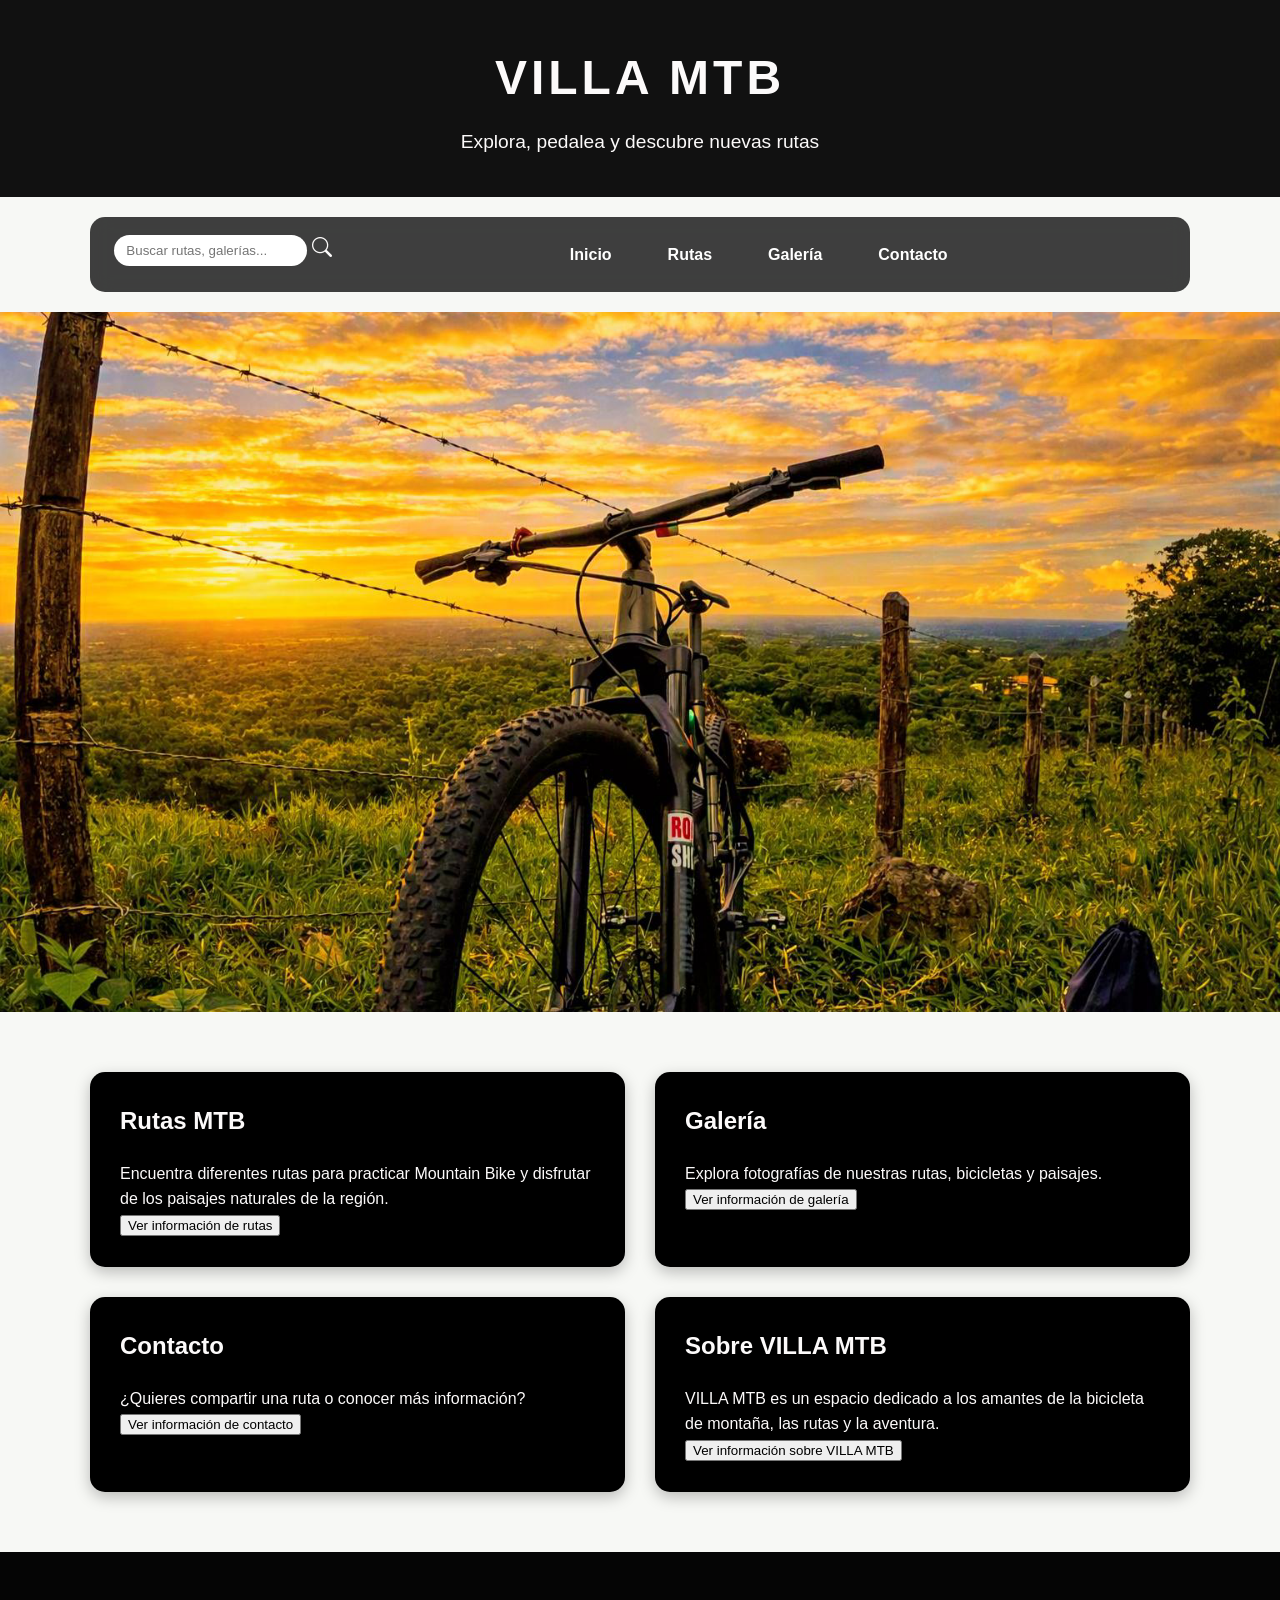
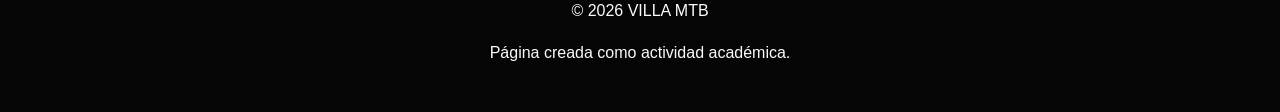
<file: index.html>
<!DOCTYPE html>
<html lang="es">

<head>
    <meta charset="UTF-8">

    <meta name="viewport" content="width=device-width, initial-scale=1.0">

    <meta name="description"
        content="VILLA MTB, página dedicada a rutas de Mountain Bike y experiencias en bicicleta.">

    <title>VILLA MTB | Mountain Bike</title>

     <!--* Enlce general de confuguraciones de estilos CSS para todas las páginas-->
    <link rel="stylesheet" href="style.css">

    <!--* Icono de búsqueda para la barra del buscador-->
    <link rel="stylesheet" href="https://cdn.jsdelivr.net/npm/bootstrap-icons@1.11.3/font/bootstrap-icons.min.css">
    
</head>


<body class = "pagina-inicio">

    <!-- =========================================
         HEADER
    ========================================== -->

    <header>

        <h1>VILLA MTB</h1>

        <p>
            Explora, pedalea y descubre nuevas rutas
        </p>



    </header>

    <!-- =========================================
         NAVEGACIÓN PRINCIPAL
         
         Aceso descriptivo de termas principales
    ========================================== -->

    <nav aria-label="Navegación principal">
        

    <div class="buscar">

        <input
            type="search"
            id="busquedaGlobal"
            placeholder="Buscar rutas, galerías..."
            aria-label="Buscar en VILLA MTB"
            autocomplete="off"
        >

        <i class="bi bi-search buscador"></i>

    </div>

        


            <a href="index.html" aria-current="page">Inicio</a>

            <a href="rutas.html">Rutas</a>

            <a href="galerias.html">Galería</a>

            <a href="contacto.html">Contacto</a>

    </nav>


    <!-- =========================================
         CONTENIDO PRINCIPAL
    ========================================== -->


    <main>


        <!-- =====================================
             SECCIÓN HERO
        ====================================== -->

        <div class="hero">

            <img
                src="imagenes/Imagen-24.png"
                alt="Bicicleta de montaña preparada para recorrer rutas de alta montaña"
            >

    
        </div>


        <!-- =====================================
             INFORMACIÓN
        ====================================== -->

        <div class="contenido">


            <article>

                <h2 >Rutas MTB</h2>

                <p>
                    Encuentra diferentes rutas para practicar
                    Mountain Bike y disfrutar de los paisajes
                    naturales de la región.
                </p>



              <button type="button" id = "botonRuta">
                Ver información de rutas 
                </button>
                
                <div id = "informacionRuta" hidden>


                
                    Antes de iniciar una ruta MTB, revisa la dificultad del recorrido, utiliza casco  y lleva hidratación y también kit de herramientas.

                    <ul>

                        <li>Rutas de montaña</li>

                        <li>Rutas de alta dificultad</li>

                        <li>Rutas para diferentes niveles</li>

                    </ul>

                </div>

            </article>


            <article>

                <h2>Galería</h2>

                <p>
                    Explora fotografías de nuestras rutas,
                    bicicletas y paisajes.
                </p>

                <button type= "button" id="botonGaleria">
                    Ver información de galería
                </button>

              <p id = "informacionGaleria" hidden>
                    Disfruta de nuestra galería de fotos y videos, donde podrás ver la belleza de las rutas y la emoción de la aventura en bicicleta.
                </p>  


            </article>


            <article>

                <h2>Contacto</h2>

                <p>
                    ¿Quieres compartir una ruta o conocer
                    más información?
                </p>

                <button type = "button" id = "botonContacto">
                    Ver información de contacto
                </button>
                <p id = "informacionContacto" hidden>
                    Contáctanos: +57 123 456 7890 | info@villamtb.com
                </p>

            </article>


            <article>

                <h2>Sobre VILLA MTB</h2>

                <p>
                    VILLA MTB es un espacio dedicado a los
                    amantes de la bicicleta de montaña,
                    las rutas y la aventura.
                </p>


                <button type = "button" id = "botonSobre">
                    Ver información sobre VILLA MTB
                </button>

                <p id = "informacionSobre" hidden>
                    VILLA MTB es una comunidad apasionada por el Mountain Bike, ofreciendo rutas, consejos y experiencias para ciclistas de todos los niveles.

                </p>

            </article>


        </div>


    </main>


    <!-- =========================================
         FOOTER
    ========================================== -->

    <footer>

        <p>
            &copy; 2026 VILLA MTB
        </p>

        <p>
            Página creada como actividad académica.
        </p>

    </footer>


    <script src="script.js"></script>

</body>

</html>
</file>
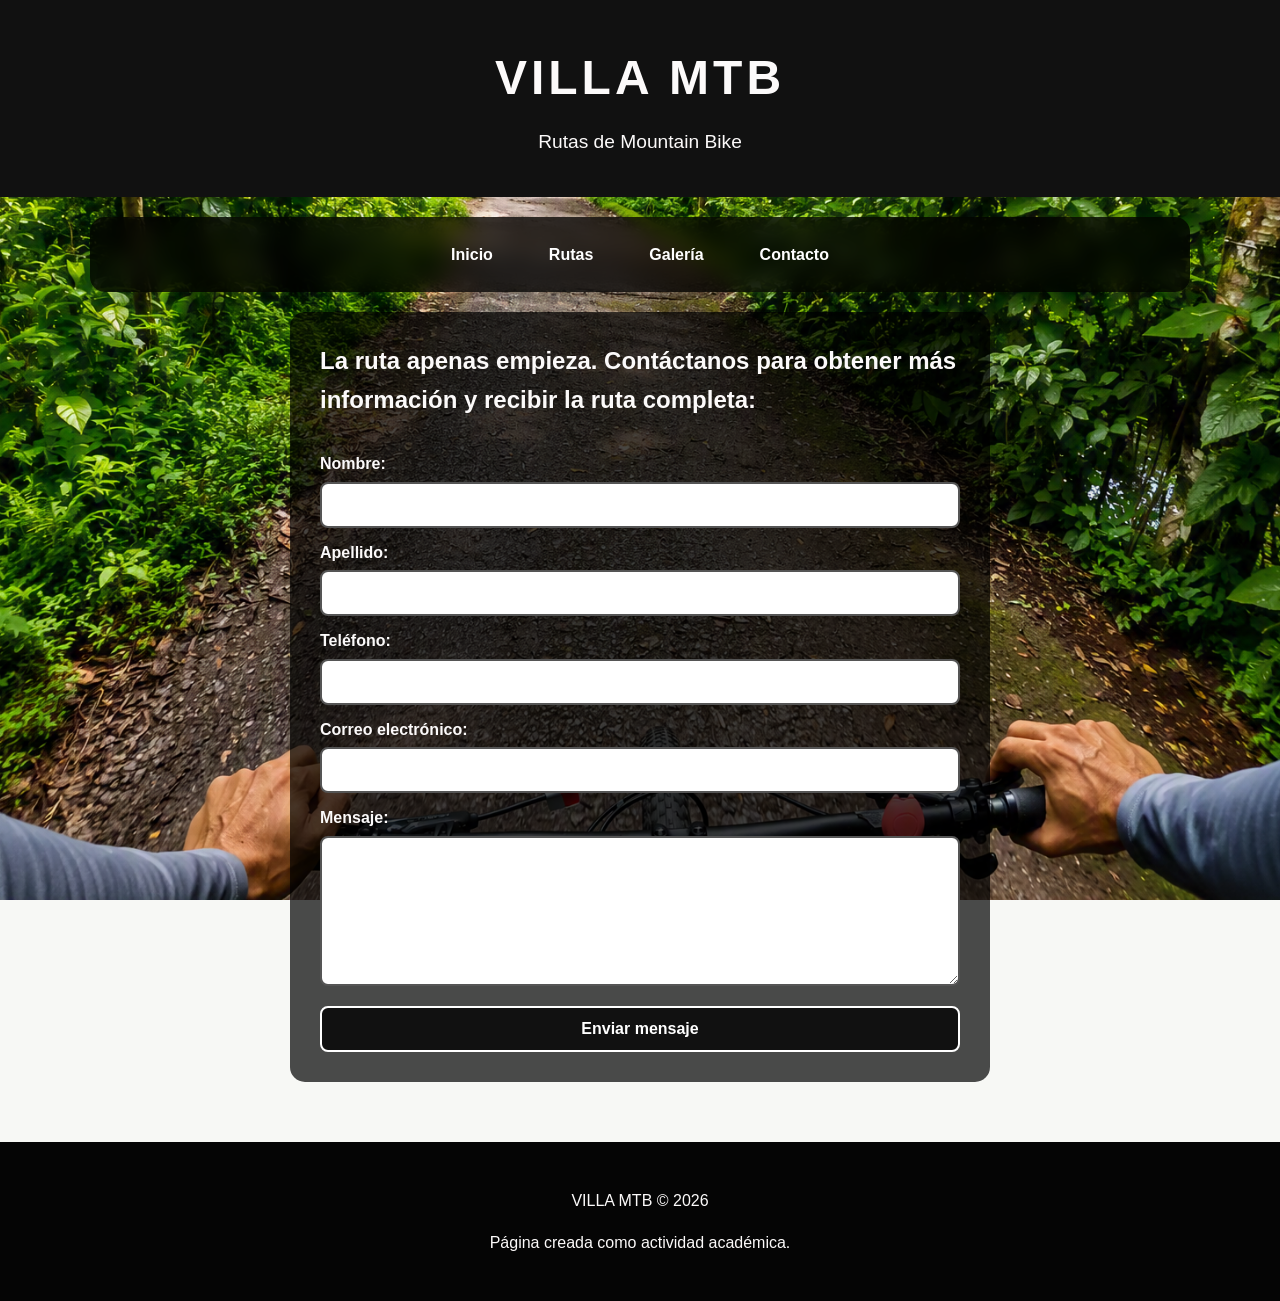
<file: contacto.html>
<!DOCTYPE html>
<html lang="es">

<head>

    <meta charset="UTF-8">

    <meta name="viewport"
          content="width=device-width, initial-scale=1.0">

    <meta name="description"
          content="VILLA MTB - Rutas de Mountain Bike y contacto.">


    <title>VILLA MTB | Contacto</title>
    
    <link rel="stylesheet" href="style.css">

    <!--* Icono de búsqueda para la barra del buscador-->

    <link rel="stylesheet" href="https://cdn.jsdelivr.net/npm/bootstrap-icons@1.11.3/font/bootstrap-icons.min.css">

</head>


<body class = "pagina-contacto">

    <!-- =========================================
         ENCABEZADO
    ========================================== -->

    <header>

        <h1>VILLA MTB</h1>

        <p>Rutas de Mountain Bike </p>

    </header>


    <!-- =========================================
         NAVEGACIÓN
    ========================================== -->

    


    <nav aria-label="Navegación principal">

        <a href="index.html">Inicio</a>

        <a href="rutas.html" >Rutas</a>

        <a href="galerias.html">Galería</a>

        <a href="contacto.html" aria-current="page">Contacto</a>

    </nav>


    <!-- =========================================
         CONTENIDO PRINCIPAL
    ========================================== -->

    <main>

        <!-- =========================================
             FORMULARIO DE CONTACTO
        ========================================== -->

        <div class="contacto">

            <article>

                <h2 id="titulo-contacto"> La ruta apenas empieza. Contáctanos para obtener
                    más información y recibir la ruta completa:</h2>

                <form action="#" method="post">

                    <label for="nombre">Nombre:</label>

                    <input
                        type="text"
                        id="nombre"
                        name="nombre"
                        autocomplete="given-name"
                        required
                    >


                    <label for="apellido">Apellido:</label>

                    <input
                        type="text"
                        id="apellido"
                        name="apellido"
                        autocomplete="family-name"
                        required
                    >


                    <label for="telefono">Teléfono:</label>

                    <input
                        type="tel"
                        id="telefono"
                        name="telefono"
                        autocomplete="tel"
                    >


                    <label for="email">Correo electrónico:</label>

                    <input
                        type="email"
                        id="email"
                        name="email"
                        autocomplete="email"
                        required
                    >


                    <label for="mensaje">Mensaje:</label>

                    <textarea
                        id="mensaje"
                        name="mensaje"
                        required
                    ></textarea>


                    <button type="submit">
                        Enviar mensaje
                    </button>

                </form>

            </article>

        </div>



    </main>



    <!-- =========================================
         PIE DE PÁGINA
    ========================================== -->

    <footer>

        <p>VILLA MTB &copy; 2026</p>

        <p>Página creada como actividad académica.</p>

    </footer>

</body>

</html>
</file>
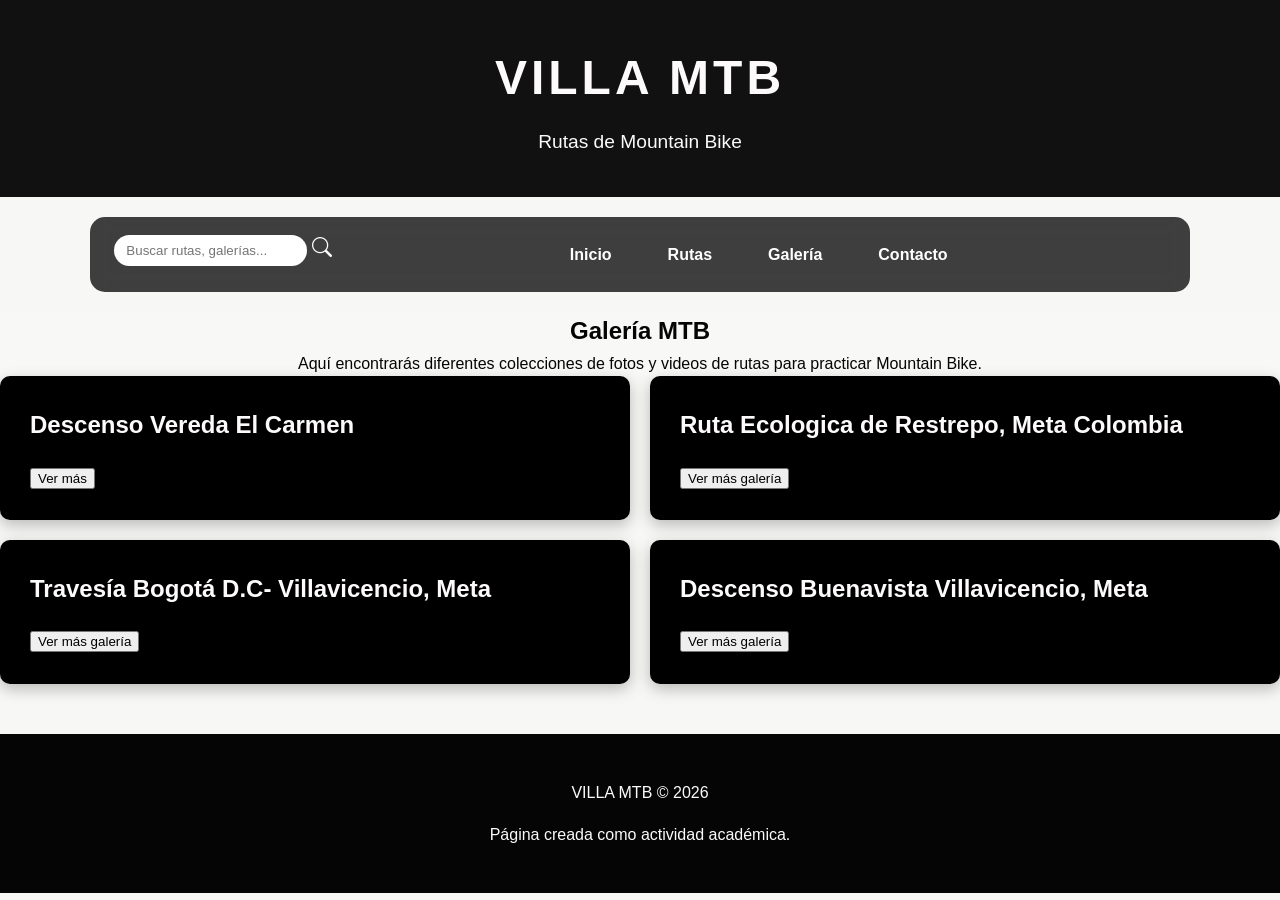
<file: galerias.html>
<!DOCTYPE html>
<html lang="es">

<head>

    <meta charset="UTF-8">

    <meta name="viewport"
          content="width=device-width, initial-scale=1.0">

    <meta name="description"
          content="VILLA MTB, galería de fotos y videos de rutas de Mountain Bike.">

    <title>VILLA MTB | Galería</title>

    <link rel="stylesheet" href="style.css">
    
    
    <!--* Icono de búsqueda para la barra del buscador-->

    <link rel="stylesheet" href="https://cdn.jsdelivr.net/npm/bootstrap-icons@1.11.3/font/bootstrap-icons.min.css">


</head>


<body class = "pagina-galeria">


    <!-- =========================================
         ENCABEZADO
    ========================================= -->

    <header>

        <h1>VILLA MTB</h1>

        <p>Rutas de Mountain Bike</p>

    </header>


    <!-- =========================================
         MENÚ DE NAVEGACIÓN
    ========================================= -->

    <nav aria-label="Navegación principal">


    <div class="buscar">

        <input
            type="search"
            id="busquedaGlobal"
            placeholder="Buscar rutas, galerías..."
            aria-label="Buscar en VILLA MTB"
            autocomplete="off"
        >

        <i class="bi bi-search buscador"></i>

    </div>


        <a href="index.html">Inicio</a>

        <a href="rutas.html">Rutas</a>

        <a href="galerias.html" aria-current="page">Galería</a>

        <a href="contacto.html">Contacto</a>

    </nav>


    <!-- =========================================
         CONTENIDO PRINCIPAL
    ========================================= -->

    <main>

        <h2 class="parrafo">Galería MTB</h2>

        <p class="parrafo">
            Aquí encontrarás diferentes colecciones de fotos y videos
            de rutas para practicar Mountain Bike.

        </p>


        <div class="galeria-rutas">


            <!-- RUTA 1 -->

            <article class = "articulo-galeria"> 

                <h2>Descenso Vereda El Carmen</h2>

                <button type = "button" id="botonGaleria">
                    Ver más
                </button>

                <div id = "galeria1" = hidden>
                    <p>
                        Ruta de dificultad media que te llevará a la cima
                        de la montaña, donde podrás disfrutar de vistas
                        espectaculares.
                    </p>

                    <div class="video-container">

                        <iframe
                            src="https://www.youtube.com/embed/daffFpJ92I8"
                            title="Video de la Ruta Vereda El Carmen"
                            allow="accelerometer; autoplay; clipboard-write; encrypted-media; gyroscope; picture-in-picture; web-share"
                            allowfullscreen>
                        </iframe>

                    </div>


                </div>

            </article>


            <!-- RUTA 2 -->

            <article class = "articulo-galeria">

                <h2>Ruta Ecologica de Restrepo, Meta Colombia</h2>



                <button type = "button" id="botonGaleria2">
                    Ver más galería
                </button>


                <div id = "galeria2" hidden>

                    <p>
                        Ruta de dificultad alta que te llevará a través
                        de un terreno montañoso y desafiante, con vistas
                        impresionantes.
                    </p>



                    <div class="video-container">

                        <iframe
                            src="https://www.youtube.com/embed/MQr14drbziI"
                            title= "Video de la Ruta ecologica de Restrepo Meta Colombia"
                            allow="accelerometer; autoplay; clipboard-write; encrypted-media; gyroscope; picture-in-picture; web-share"
                            allowfullscreen>
                        </iframe>

                    </div>

                </div>

            </article>



            <article class = "articulo-galeria">

                <h2>Travesía Bogotá D.C- Villavicencio, Meta </h2>


                <button type = "button" id="botonGaleria3">
                    Ver más galería
                </button>

                <div id = "galeria3" hidden>


                    <p>
                    Evento ciclistico reacreativo de 100 km que se realiza anualmente, 
                    donde los participantes recorren la distancia entre Bogotá y Villavicencio en bicicleta.
                    </p>

                    <div class="video-container">

                        <iframe
                            src="https://www.youtube.com/embed/e6q6K-GVi98"
                            title="Video de la Travesía Bogotá - Villavicencio"
                            allow="accelerometer; autoplay; clipboard-write; encrypted-media; gyroscope; picture-in-picture; web-share"
                            allowfullscreen>

                        </iframe>

                    </div>    

                </div>

            </article> 


            <article class = "articulo-galeria">

                <h2>Descenso Buenavista Villavicencio, Meta</h2>

                <button type = "button" id="botonGaleria4">
                    Ver más galería
                </button>

                <div id = "galeria4" hidden>
                
                    <p>
                        Ruta de dificultad alta que te llevará a la cima
                        del cerro para disfrutar de la vista panorámica
                        sobre la ciudad de Villavicencio.
                    </p>



                    <div class="video-container">

                        <iframe
                            src="https://www.youtube.com/embed/A-OyuvGOTZc"
                            title="Video de la Ruta Descenso Buenavista"
                            allow="accelerometer; autoplay; clipboard-write; encrypted-media; gyroscope; picture-in-picture; web-share"
                            allowfullscreen>
                        </iframe>

                    </div>    
                </div>


            </article>
                   

        </div>

    </main>


    <!-- =========================================
         PIE DE PÁGINA
    ========================================= -->

    <footer>

        <p>VILLA MTB &copy; 2026</p>

        <p>Página creada como actividad académica.</p>

    </footer>

    
    
    <script src="script.js"></script>


</body>



</html>
</file>
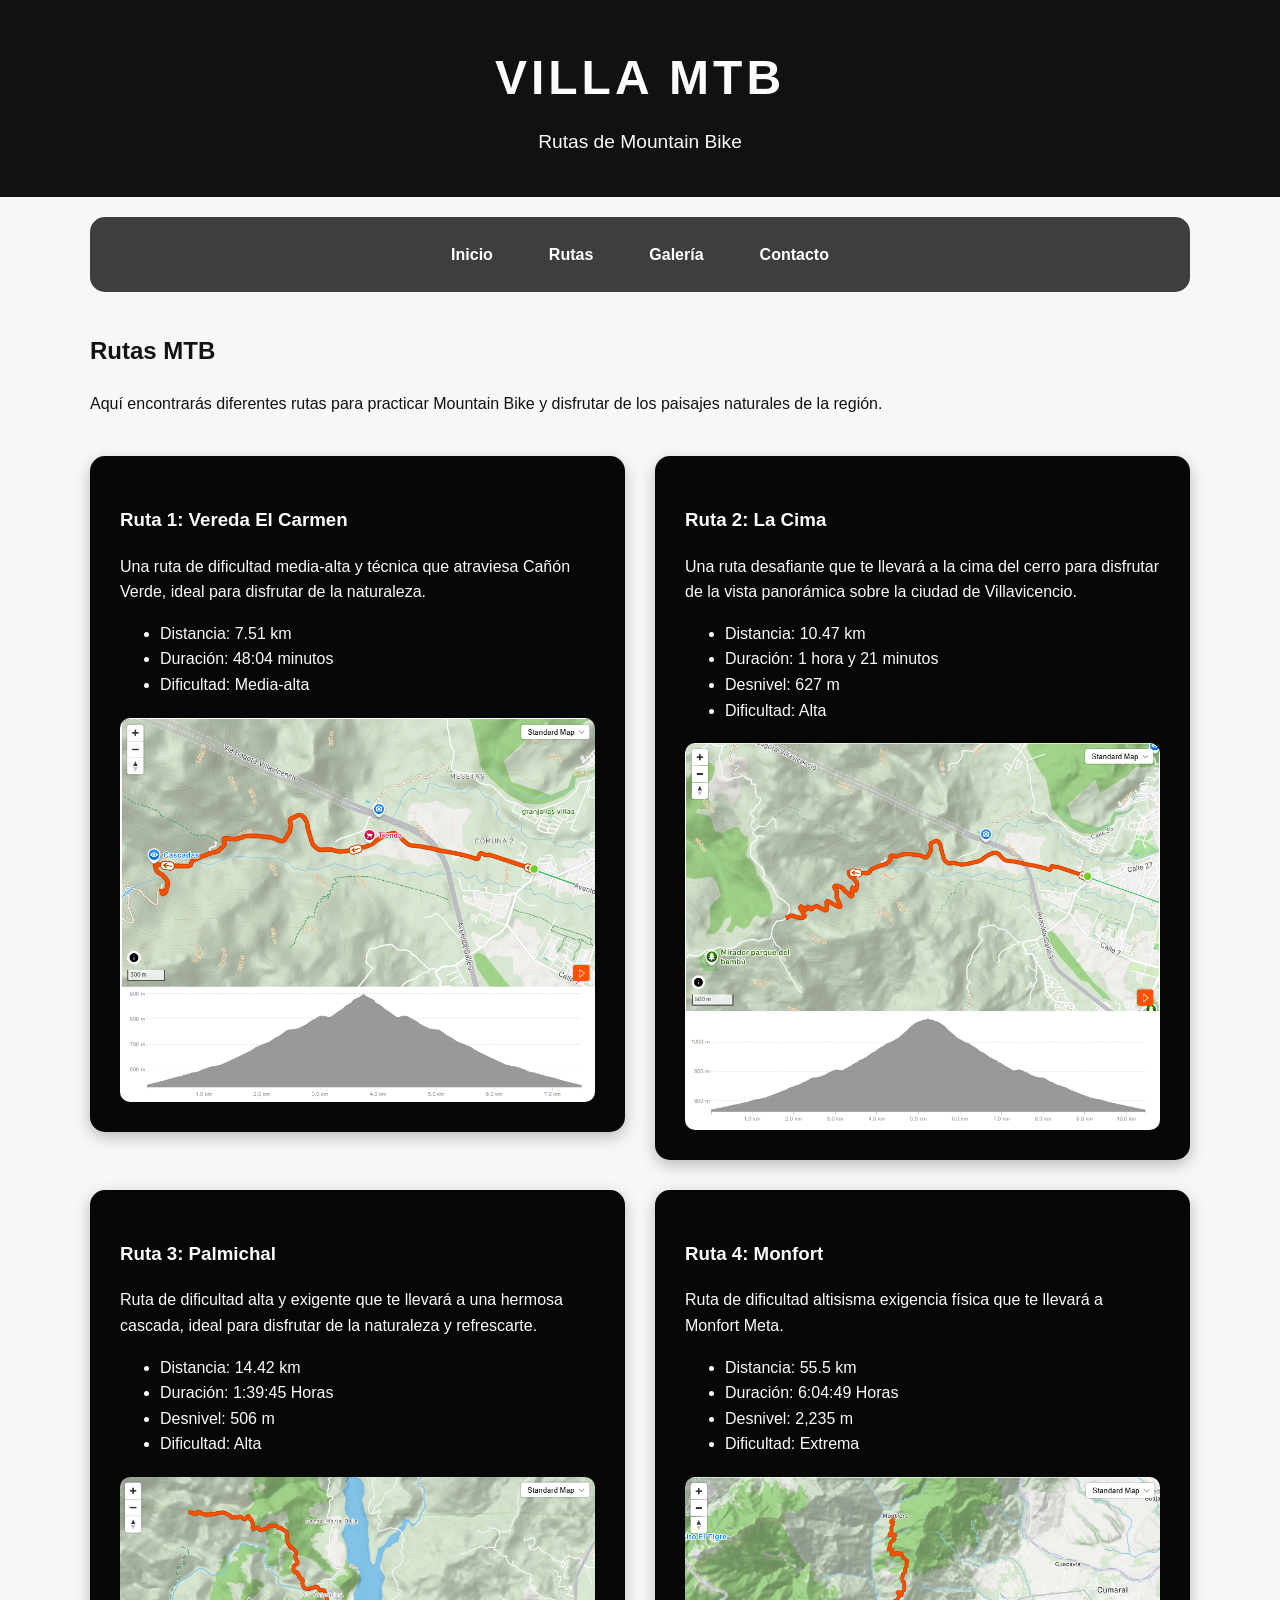
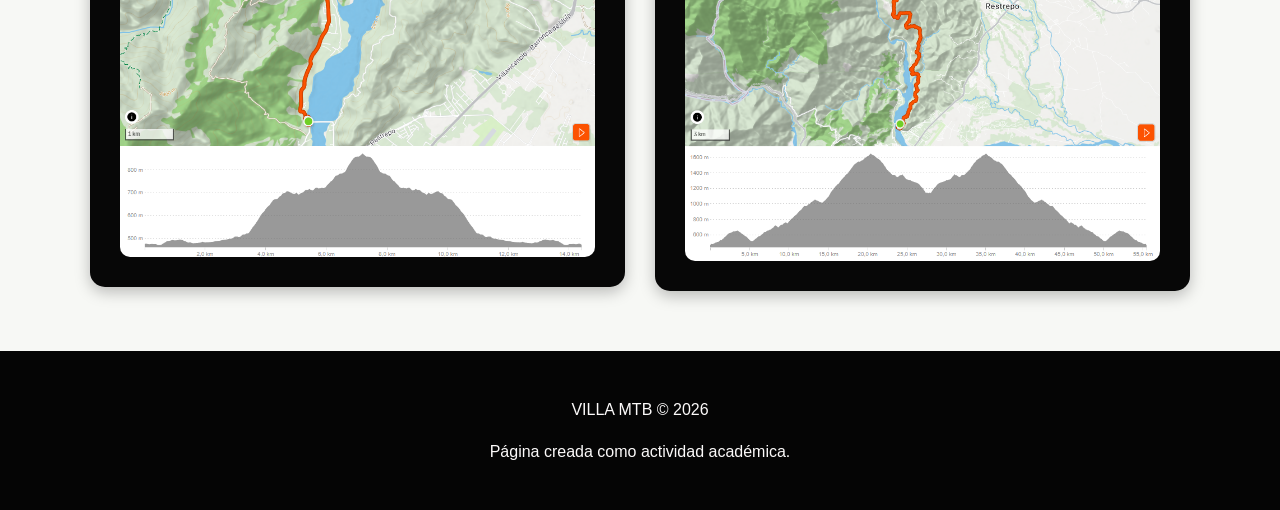
<file: Rutas.html>
<!DOCTYPE html>
<html lang="es">

<head>

    <meta charset="UTF-8">

    <meta name="viewport" content="width=device-width, initial-scale=1.0">

    <meta name="description"
        content="VILLA MTB, rutas de Mountain Bike y experiencias en bicicleta.">

    <title>VILLA MTB | Rutas MTB</title>

    <link rel="stylesheet" href="style.css">

</head>


<body class = "pagina-rutas">


    <!-- =========================================
         ENCABEZADO
    ========================================== -->

    <header>

        <h1>VILLA MTB</h1>

        <p>
            Rutas de Mountain Bike
        </p>

    </header>


    <!-- =========================================
         NAVEGACIÓN PRINCIPAL
    ========================================== -->

    <nav aria-label="Navegación principal">

        <a href="index.html">Inicio</a>

        <a href="rutas.html" aria-current="page">Rutas</a>

        <a href="galerias.html">Galería</a>

        <a href="Contacto.html">Contacto</a>

    </nav>


    <!-- =========================================
         CONTENIDO PRINCIPAL
    ========================================== -->

    <main>


        <!-- =====================================
             INTRODUCCIÓN
        ====================================== -->

        <section class="introduccion-rutas">

            <h2>Rutas MTB</h2>

            <p>
                Aquí encontrarás diferentes rutas para practicar
                Mountain Bike y disfrutar de los paisajes naturales
                de la región.
            </p>

        </section>


        <!-- =====================================
             LISTADO DE RUTAS
        ====================================== -->

        <section
            class="contenidorutas"
            aria-label="Listado de rutas de Mountain Bike"
        >


            <!-- =================================
                 RUTA 1
            ================================== -->  

            <article class="articulo-ruta">

                <h3>Ruta 1: Vereda El Carmen</h3>

                <p>
                    Una ruta de dificultad media-alta y técnica
                    que atraviesa Cañón Verde, ideal para disfrutar
                    de la naturaleza.
                </p>

                <ul>

                    <li>
                        Distancia: 7.51 km
                    </li>

                    <li>
                        Duración: 48:04 minutos
                    </li>

                    <li>
                        Dificultad: Media-alta
                    </li>

                </ul>


                <img class = imagen-ruta
                    src="imagenes/carmen.png"
                    alt="Imagen de la ruta de Mountain Bike Vereda El Carmen"
                >

            </article>


            <!-- =================================
                 RUTA 2
            ================================== -->

            <article class="articulo-ruta">

                <h3>Ruta 2: La Cima</h3>

                <p>
                    Una ruta desafiante que te llevará a la cima
                    del cerro para disfrutar de la vista panorámica
                    sobre la ciudad de Villavicencio.
                </p>

                <ul>

                    <li>
                        Distancia: 10.47 km
                    </li>

                    <li>
                        Duración: 1 hora y 21 minutos
                    </li>

                    <li>
                        Desnivel: 627 m
                    </li>

                    <li>
                        Dificultad: Alta
                    </li>

                </ul>


                <img class = imagen-ruta
                    src="imagenes/cima.png"
                    alt="Imagen de la ruta de Mountain Bike La Cima, en la Vereda El Carmen"
                >

            </article>


            <article class="articulo-ruta">

                <h3>Ruta 3: Palmichal</h3>

                <p>
                    Ruta de dificultad alta y exigente que te llevará
                    a una hermosa cascada, ideal para disfrutar
                    de la naturaleza y refrescarte.
                </p>

                <ul>

                    <li>
                        Distancia: 14.42 km
                    </li>

                    <li>
                        Duración: 1:39:45 Horas 
                    </li>

                    <li>
                        Desnivel: 506 m
                    </li>

                    <li>
                        Dificultad: Alta
                    </li>

                </ul>
               



             <img class = imagen-ruta

                src="imagenes/palmichal.png"
                alt="Imagen de la ruta de Mountain Bike Palmichal, en la Vereda El Carmen"      
                >
            </article>



            <article class="articulo-ruta">
                
                <h3>Ruta 4: Monfort</h3>

                <p>                  
                    Ruta de dificultad altisisma exigencia física que te llevará a Monfort Meta.
                </p>

                <ul>

                    <li>
                        Distancia: 55.5 km
                    </li>

                    <li>
                        Duración: 6:04:49 Horas
                    </li>

                    <li>
                        Desnivel: 2,235 m
                    </li>

                    <li>
                        Dificultad: Extrema
                    </li>

                </ul>

                <img class = imagen-ruta
                    src="imagenes/monfort.png"
                    alt="Imagen de la ruta de Mountain Bike Monfort"                    
                >
            </article>




        </section>





    </main>


    <!-- =========================================
         PIE DE PÁGINA
    ========================================== -->

    <footer>

        <p>
            VILLA MTB &copy; 2026
        </p>

        <p>
            Página creada como actividad académica.
        </p>

    </footer>


</body>

</html>
</file>
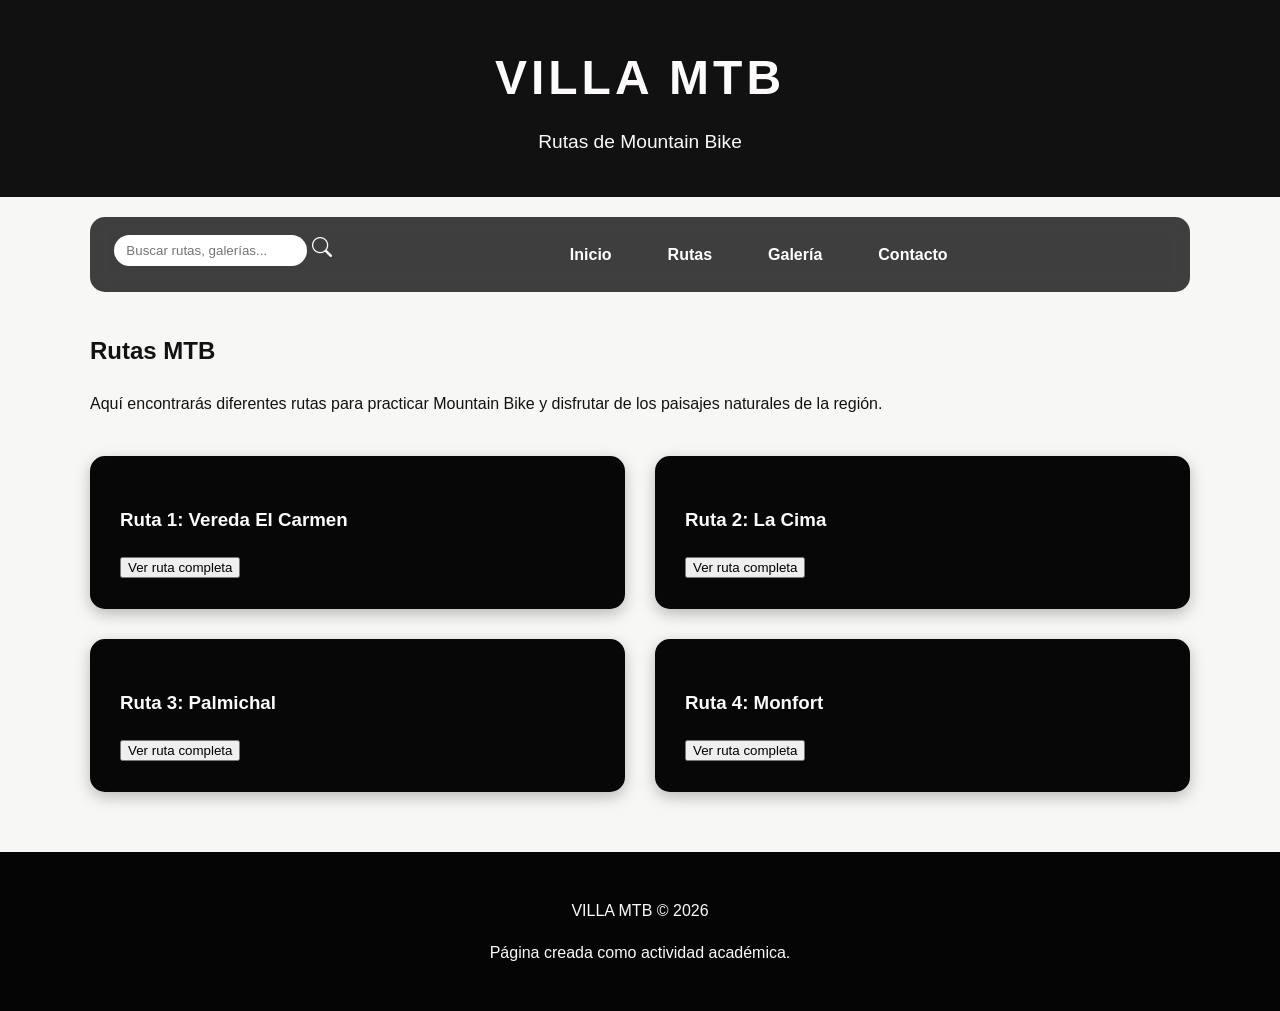
<file: rutas.html>
<!DOCTYPE html>
<html lang="es">

<head>

    <meta charset="UTF-8">

    <meta name="viewport" content="width=device-width, initial-scale=1.0">

    <meta name="description"
        content="VILLA MTB, rutas de Mountain Bike y experiencias en bicicleta.">

    <title>VILLA MTB | Rutas MTB</title>
    <!--* Enlce general de confuguraciones de estilos CSS para todas las páginas-->
    <link rel="stylesheet" href="style.css">
    
    <!--* Icono de búsqueda para la barra del buscador-->

    <link rel="stylesheet" href="https://cdn.jsdelivr.net/npm/bootstrap-icons@1.11.3/font/bootstrap-icons.min.css">


</head>


<body class = "pagina-rutas">


    <!-- =========================================
         ENCABEZADO
    ========================================== -->

    <header>

        <h1>VILLA MTB</h1>

        <p>
            Rutas de Mountain Bike
        </p>

    </header>


    <!-- =========================================
         NAVEGACIÓN PRINCIPAL
    ========================================== -->

    <nav aria-label="Navegación principal">


        <div class="buscar">

            <input
                type="search"
                id="busquedaGlobal"
                placeholder="Buscar rutas, galerías..."
                aria-label="Buscar en VILLA MTB"
                autocomplete="off"
            >

            <i class="bi bi-search buscador"></i>

        </div>


        <a href="index.html">Inicio</a>

        <a href="rutas.html" aria-current="page">Rutas</a>

        <a href="galerias.html">Galería</a>

        <a href="Contacto.html">Contacto</a>

    </nav>


    <!-- =========================================
         CONTENIDO PRINCIPAL
    ========================================== -->

    <main>


        <!-- =====================================
             INTRODUCCIÓN
        ====================================== -->

        <section class="introduccion-rutas">

            <h2>Rutas MTB</h2>

            <p>
                Aquí encontrarás diferentes rutas para practicar
                Mountain Bike y disfrutar de los paisajes naturales
                de la región.
            </p>

        </section>


        <!-- =====================================
             LISTADO DE RUTAS
        ====================================== -->

        <section
            class="contenidorutas"
            aria-label="Listado de rutas de Mountain Bike"
        >


            <!-- =================================
                 RUTA 1
            ================================== -->  

            <article class="articulo-ruta">

                <h3>Ruta 1: Vereda El Carmen</h3>

               <button type = "button" id = "botonRutas">
                Ver ruta completa
               </button> 

               <div id = "Ruta1" hidden>

                    <p>
                    Una ruta de dificultad media-alta y técnica
                    que atraviesa Cañón Verde, ideal para disfrutar
                    de la naturaleza.
                    </p>

                    <ul>
                        <li>
                            Distancia: 7.51 km
                        </li>
                        <li>
                            Duración: 48:04 minutos
                        </li>
                        <li>
                            Dificultad: Media-alta
                        </li>
                    </ul>



                    <img class = imagen-ruta
                    src="imagenes/carmen.png"
                    alt="Imagen de la ruta de Mountain Bike Vereda El Carmen">

                </div>



            </article>


            <!-- =================================
                 RUTA 2
            ================================== -->

            <article class="articulo-ruta">

                <h3>Ruta 2: La Cima</h3>

                <button type = "button" id = "botonRutas2">
                    Ver ruta completa
                </button>


                <div id = "Ruta2" hidden>


                    <p>
                        Una ruta desafiante que te llevará a la cima
                        del cerro para disfrutar de la vista panorámica
                        sobre la ciudad de Villavicencio.
                    </p>

                    <ul>
                        <li>
                            Distancia: 10.47 km
                        </li>
                        <li>
                            Duración: 1 hora y 21 minutos
                        </li>
                        <li>
                            Desnivel: 627 m
                        </li>
                        <li>
                            Dificultad: Alta
                        </li>
                    </ul>


                  <img class = imagen-ruta
                    src="imagenes/cima.png"
                    alt="Imagen de la ruta de Mountain Bike La Cima, en la Vereda El Carmen">

                </div>


            </article>

            <!-- =================================
                 RUTA 3
            ================================== -->

            <article class="articulo-ruta">

                <h3>Ruta 3: Palmichal</h3>

                <button type = "button" id = "botonRutas3">
                    Ver ruta completa
                </button>


                <div id = "Ruta3" hidden>
          

                    <p>
                        Ruta de dificultad alta y exigente que te llevará
                        a una hermosa cascada, ideal para disfrutar
                        de la naturaleza y refrescarte.
                    </p>

                    <ul>
                    <li>
                        Distancia: 14.42 km
                    </li>
                    <li>
                        Duración: 1:39:45 Horas 
                    </li>
                    <li>
                        Desnivel: 506 m
                    </li>
                    <li>
                        Dificultad: Alta
                    </li>
                    </ul>
                



                    <img class = imagen-ruta

                        src="imagenes/palmichal.png"
                        alt="Imagen de la ruta de Mountain Bike Palmichal, en la Vereda El Carmen"
                    >
                    
                </div>

            </article>

            
            <!-- =================================
                 RUTA 4
            ================================== -->

            <article class="articulo-ruta">
                
                <h3>Ruta 4: Monfort</h3>


                <button type = "button" id = "botonRutas4">
                    Ver ruta completa
                </button>


                <div id = "Ruta4" hidden>
          

                    <p>
                        Una ruta de dificultad altísima, en absoluto es una ruta de extrema
                        exigencia física que te llevará a Monfort, Meta.
                    </p>

                    <ul>
                    <li>
                        Distancia: 55.5 km
                    </li>
                    <li>
                        Duración: 6:04:49 Horas 
                    </li>
                    <li>
                        Desnivel: 2,235 m
                    </li>
                    <li>
                        Dificultad: Extrema
                    </li>
                    </ul>


                    <img class = imagen-ruta
                        src="imagenes/monfort.png"
                        alt="Imagen de la ruta de Mountain Bike Monfort"                    
                    >

                </div>


            </article>




        </section>





    </main>


    <!-- =========================================
         PIE DE PÁGINA
    ========================================== -->

    <footer>

        <p>
            VILLA MTB &copy; 2026
        </p>

        <p>
            Página creada como actividad académica.
        </p>

    </footer>

    <script src="script.js"></script>

</body>

</html>
</file>
<file: style.css>
/* =========================================
           CONFIGURACIÓN GENERAL
        ========================================= */

        * {
            box-sizing: border-box;
        }

        html {
            scroll-behavior: smooth;
        }

        body {
            margin: 0;
            font-family: Arial;
            background-color: #f7f8f5;
            color: rgb(252, 250, 250);
            line-height: 1.6;
        }

        .pagina-galeria .parrafo{

            margin: 0;
            font-family: Arial;
            background-color: #f8f8f7;
            color: rgb(5, 5, 5);
            line-height: 1.6;
             text-align: center;
            
        }


        /* =========================================
           HEADER
        ========================================= */

        header {
            text-align: center;
            padding: 40px 20px 20px;
            background-color: #111;
        }

        header h1 {
            margin: 0;
            font-size: 3rem;
            letter-spacing: 4px;
        }

        header p {
            margin-top: 10px;
            font-size: 1.2rem;
        }


        /* =========================================
           NAVEGACIÓN GENERAL
        ========================================= */

        nav {
            width: 90%;
            max-width: 1100px;
            margin: 20px auto;
            padding: 15px;

            display: flex;
            justify-content: center;
            gap: 20px;

            background-color: rgba(0, 0, 0, 0.75);
            border-radius: 15px;

            position: sticky;
            top: 15px;
            z-index: 1000;

            backdrop-filter: blur(10px);
        }
        
        .buscar{

            position: relative;
            left: -200px;
        }

        .nav .buscador {
            font-size: 10px;
            position: relative;
            right: 50px;
            top: 6%;
        }

        .buscar  input {
        padding: 8px 12px;
        border-radius: 20px;
        border: none;
        outline: none;
        }

        .buscar .buscador {
        font-size: 20px;
        cursor: pointer;
        }


        
        nav a {
            color: white;
            text-decoration: none;

            font-weight: bold;
            padding: 10px 18px;

            border-radius: 8px;
        }

        nav a:hover {
            background-color: rgba(255, 255, 255, 0.521);
        }




        /* IMPORTANTE PARA ACCESIBILIDAD:
           permite ver claramente qué enlace está
           seleccionado al utilizar el teclado. */

        nav a:focus-visible {
            outline: 3px solid white;
            outline-offset: 4px;
        }


        /* =========================================
           CONTENIDO PRINCIPAL
        ========================================= */

        main {
            width: 100%;
        }


        /* =========================================
           SECCIÓN PÁGINA INDEX
        ========================================= */

        .pagina-inicio  .hero {
            position: relative;

            width: 100%;
            min-height: 700px;

            display: flex;
            justify-content: center;
            align-items: center;

            overflow: hidden;

            background-color: #000000;
        }

        .pagina-inicio  .hero img {

            width: 100%;
            height: 700px;

            object-fit: cover;

            display: block;
        }





        /* =========================================
           SECCIONES DE INFORMACIÓN DE LA PAGINA INDEX
        ========================================= */

        .pagina-inicio .contenido {

            width: 90%;
            max-width: 1100px;

            margin: 60px auto;

            display: grid;

            grid-template-columns: repeat(2, 1fr);

            gap: 30px;
        }

        .pagina-inicio article {

            background-color: #000000;

            padding: 30px;

            border-radius: 15px;
            box-shadow: 0 5px 15px rgba(0, 0, 0, 0.25);
        }

        .pagina-inicio .contenido article h2 {
            margin-top: 0;
        }

        .pagina-inicio .contenido article p {
            margin-bottom: 0;
        }

        .pagina-inicio .contenido article ul {
            padding-left: 25px;
        }






        /* ======================================
           SECCIÓN PÁGINA PÁGINA DE RUTA
        =========================================*/


        .pagina-rutas .introduccion-rutas {
            width: 90%;
            max-width: 1100px;

            margin: 40px auto;
             
            color: rgb(19, 18, 18);
             
        }



        .pagina-rutas .contenidorutas {
            width: 90%;
            max-width: 1100px;
            margin: 40px auto 60px;
            display: grid;
            grid-template-columns: repeat(2, 1fr);
            gap: 30px;
            align-items:start;
            
        }
        

        .pagina-rutas .articulo-ruta{
            background-color: #070707;
            padding: 30px;
           border-radius: 15px;

           box-shadow: 0 5px 15px rgba(0, 0, 0, 0.25);

        }

        .pagina-rutas .articulo-ruta h2 {
            margin-top: 0;
        }

        .pagina-rutas .imagen-ruta {
            width: 100%;
            height: auto;

            display: block;

            border-radius: 10px;

            margin-top: 20px;
        }
       


        /* =========================================
           SECCIÓN PÁGINA PÁGINA DE GALERÍAS DE RUTA
           ========================================*/
    

        .pagina-galeria .galeria-rutas { 

            display: grid;
            grid-template-columns: repeat(2, 1fr);
            gap: 20px;
            align-items:start;


        }

        .pagina-galeria  .articulo-galeria {
        
            background-color: #000000;
            padding: 30px;

            border-radius: 10px;

            box-shadow: 0 5px 15px rgba(0, 0, 0, 0.25);

            
       }

        .pagina-galeria  .articulo-galeria h2 {

            margin-top: 0;

            font-size: 1.5rem;
        }

        .pagina-galeria  .articulo-galeria p {

            color: #f8f4f4;

            margin-bottom: 25px;
        }
       
        /* =========================================
           VIDEOS DE YOUTUBE PAGINA GALERIA
        ========================================= */

        .pagina-galeria .video-container {

            position: relative;

            width: 100%;

            aspect-ratio: 16 / 9;

            overflow: hidden;

            border-radius: 10px;
        }

        .pagina-galeria .video-container iframe {

            width: 100%;

            height: 100%;

            border: 0;

            display: block;
        }

         /* ====================================== 
          FOOTER PARA AMBAS PAGINAS
        ========================================= */


        footer {
            text-align: center;

            padding: 30px 20px;

            background-color: #050505;

            margin-top: 50px;
        }

         /* ======================================
           FORMULARIO
        ========================================= */
        .pagina-contacto {

         background-image: url("imagenes/finruta.png");   
         background-size:cover ;
         background-position: center;
         background-repeat: no-repeat;
         background-attachment: fixed;
         
        }

        .pagina-contacto .contacto {
            width: 100%;
            max-width: 700px;
            margin: 0 auto 60px;
        }

        .pagina-contacto article {

            background-color: rgba(0,0,0,0.70);
            padding: 30px;
            border-radius: 15px;

        }

        .pagina-contacto article h2 {
            margin-top: 0;
        }

        .pagina-contacto form {
            display: flex;
            flex-direction: column;
        }


        .pagina-contacto label {
            margin-top: 12px;
            margin-bottom: 5px;
            font-weight: bold;
        }

        .pagina-contacto input,
        .pagina-contacto textarea {
            width: 100%;
            padding: 12px;

            border: 2px solid #555;
            border-radius: 8px;

            font-family: inherit;
            font-size: 1rem;
        }

        .pagina-contacto input:focus,
        .pagina-contacto textarea:focus {
            outline: 3px solid white;
            border-color: #111;
        }

        .pagina-contacto textarea {
            min-height: 150px;
            resize: vertical;
        }

        .pagina-contacto button {

            margin-top: 20px;
            padding: 12px 20px;

            background-color: #111;
            color: white;

            border: 2px solid white;
            border-radius: 8px;

            font-size: 1rem;
            font-weight: bold;

            cursor: pointer;
        }

        .pagina-contacto button:hover {
            background-color: white;
            color: #111;
        }

        .pagina-contacto button:focus-visible {
            outline: 3px solid white;
            outline-offset: 4px;
        }


        /* =========================================
           DISEÑO RESPONSIVO
        ========================================= */

        @media (max-width: 768px) {

            header h1 {
                font-size: 2rem;
            }

            nav {
                width: 95%;

                flex-wrap: wrap;

                gap: 5px;
            }

            nav a {
                padding: 8px 12px;
                font-size: 0.9rem;
            }

            .pagina-inicio .hero {
                min-height: 500px;
            }

            .pagina-inicio .hero img {
                height: 500px;
            }
                
            .pagina-rutas .contenidorutas {
             grid-template-columns: 1fr;
            }

            .pagina-rutas .introduccion-rutas {
            width: 90%;
            }
 
        }
</file>
